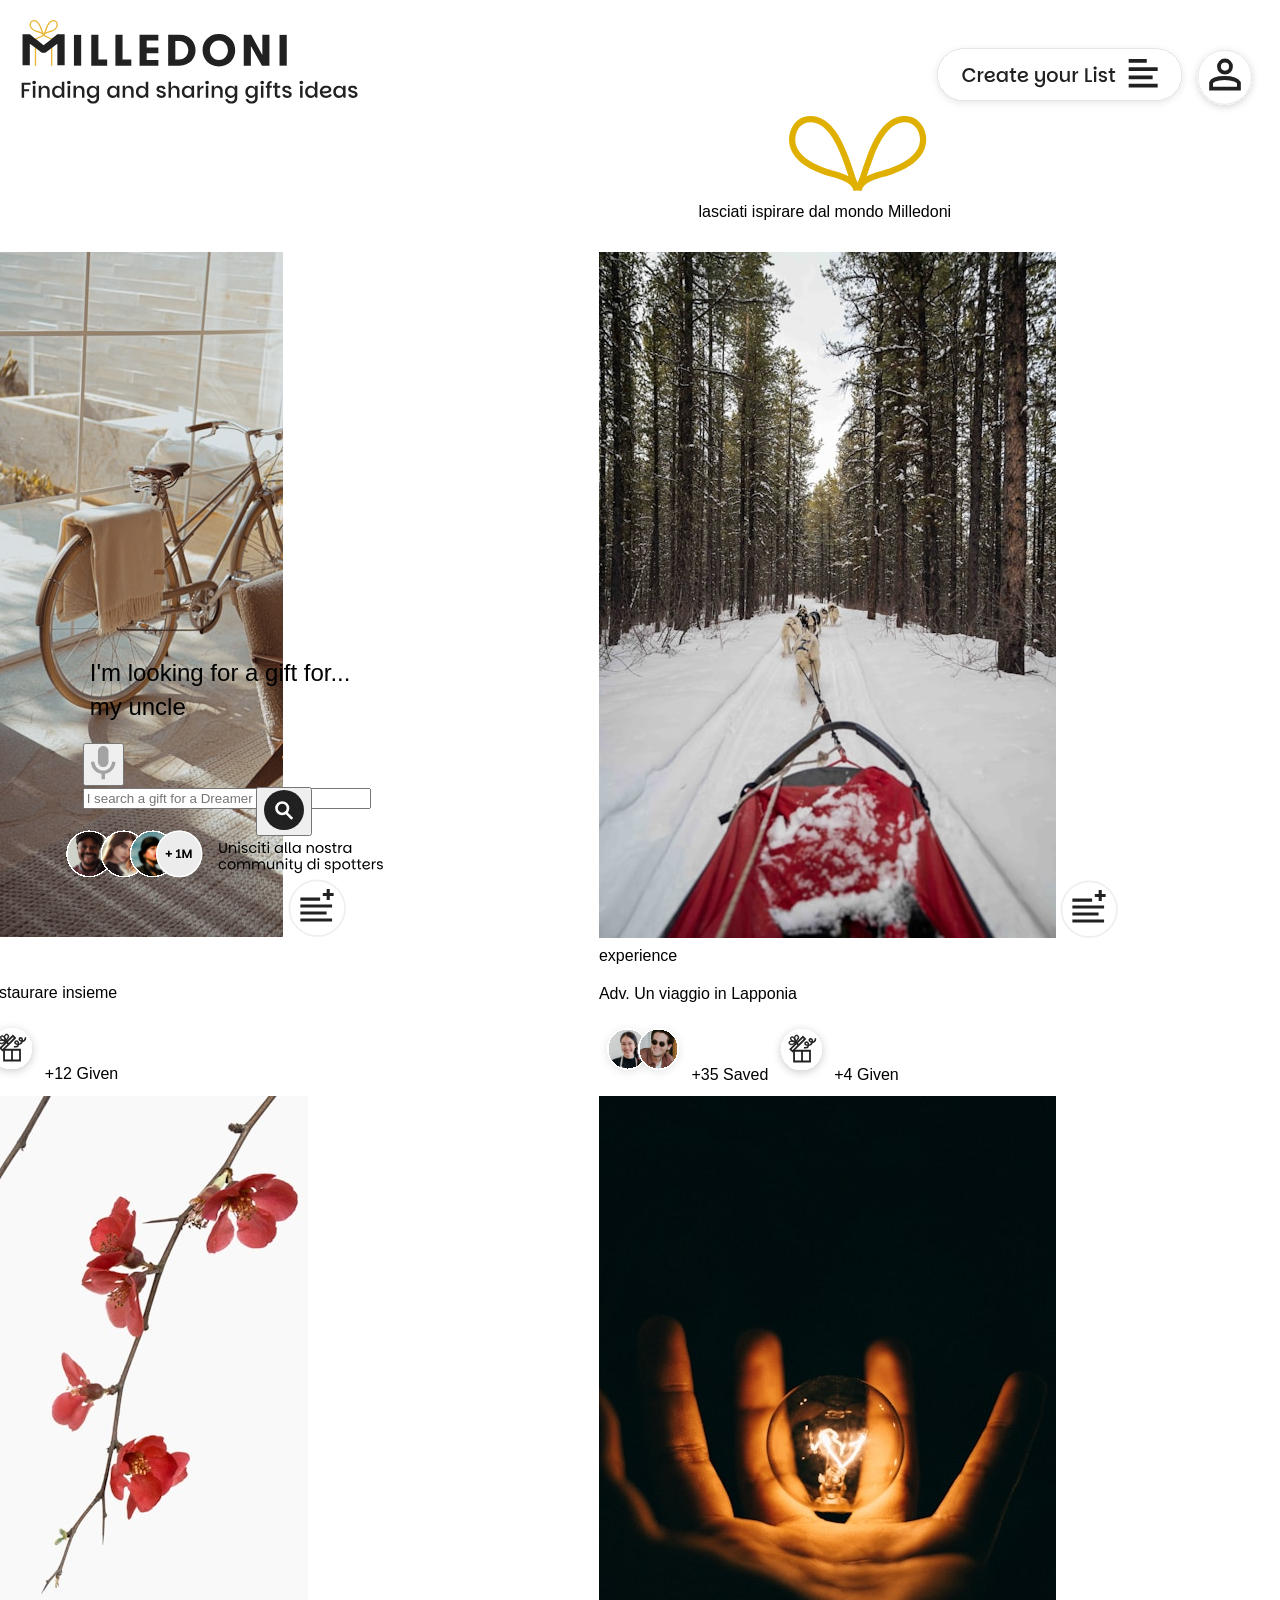
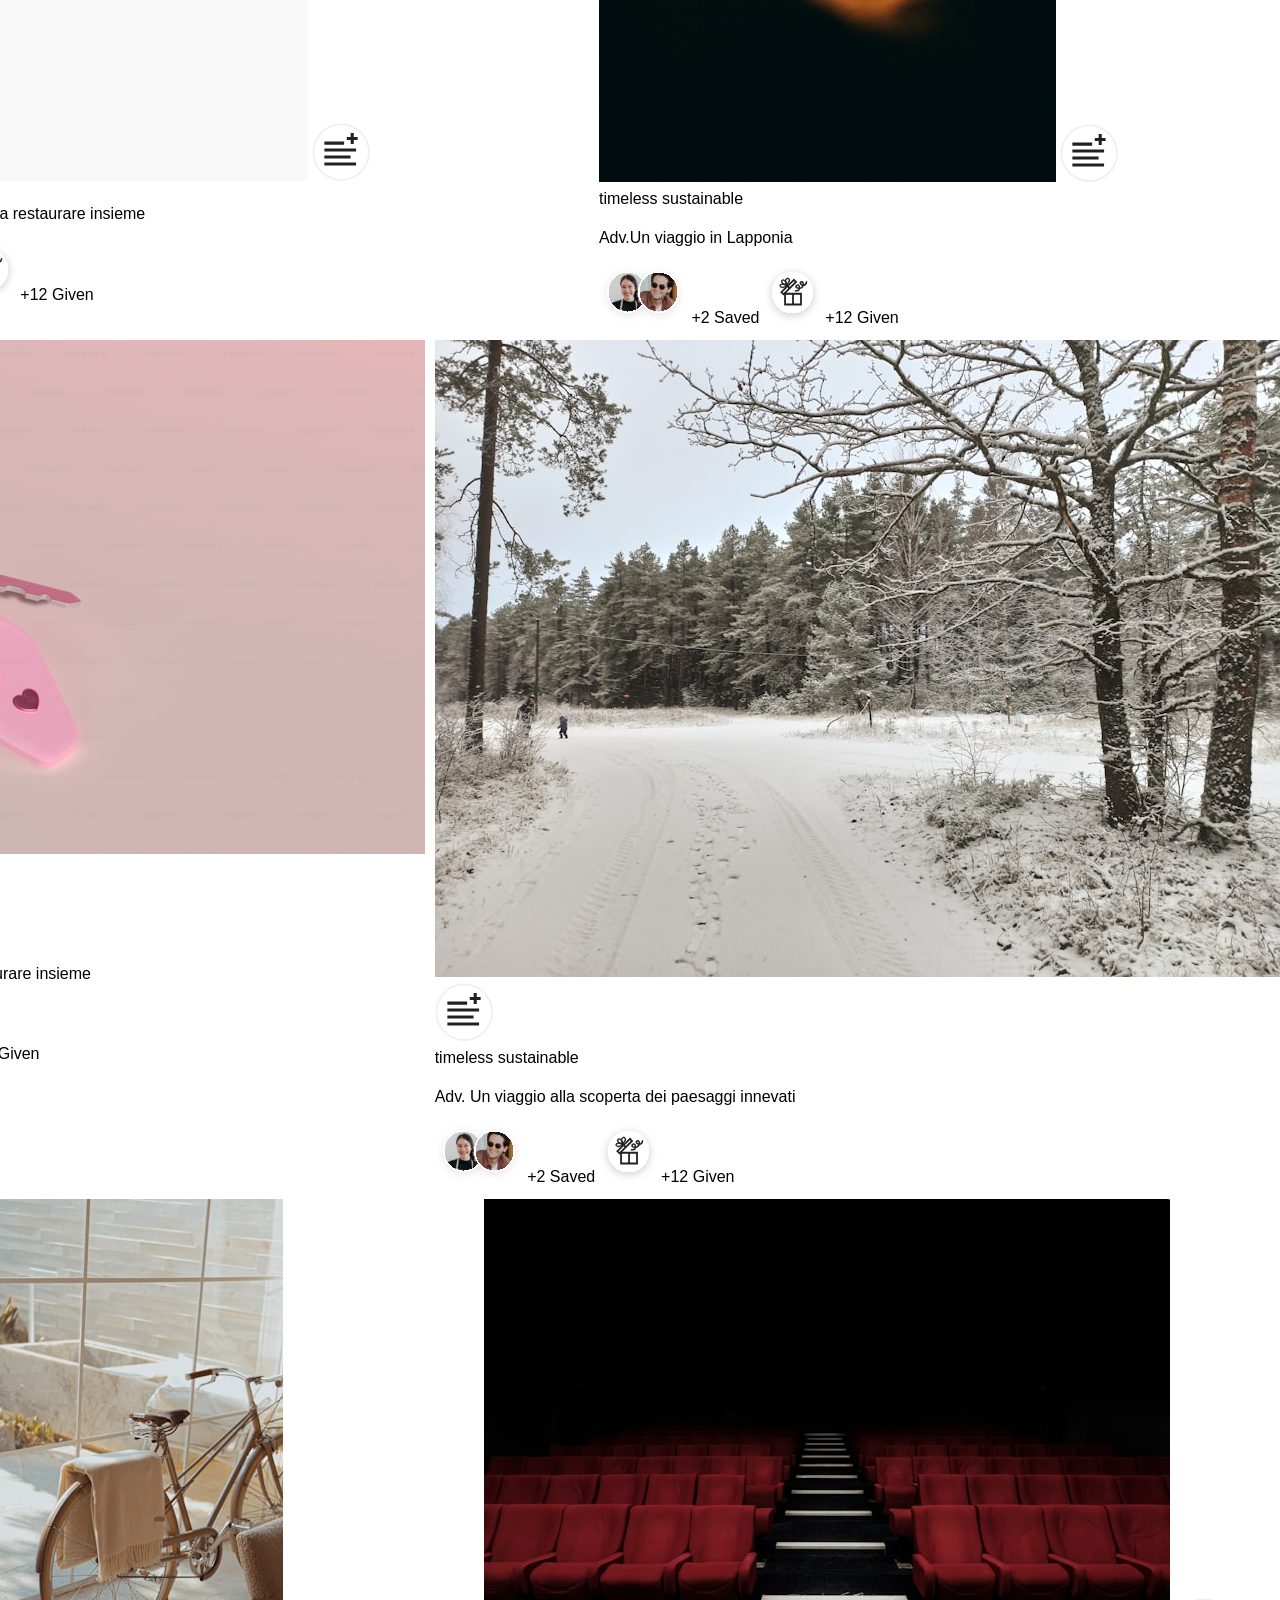
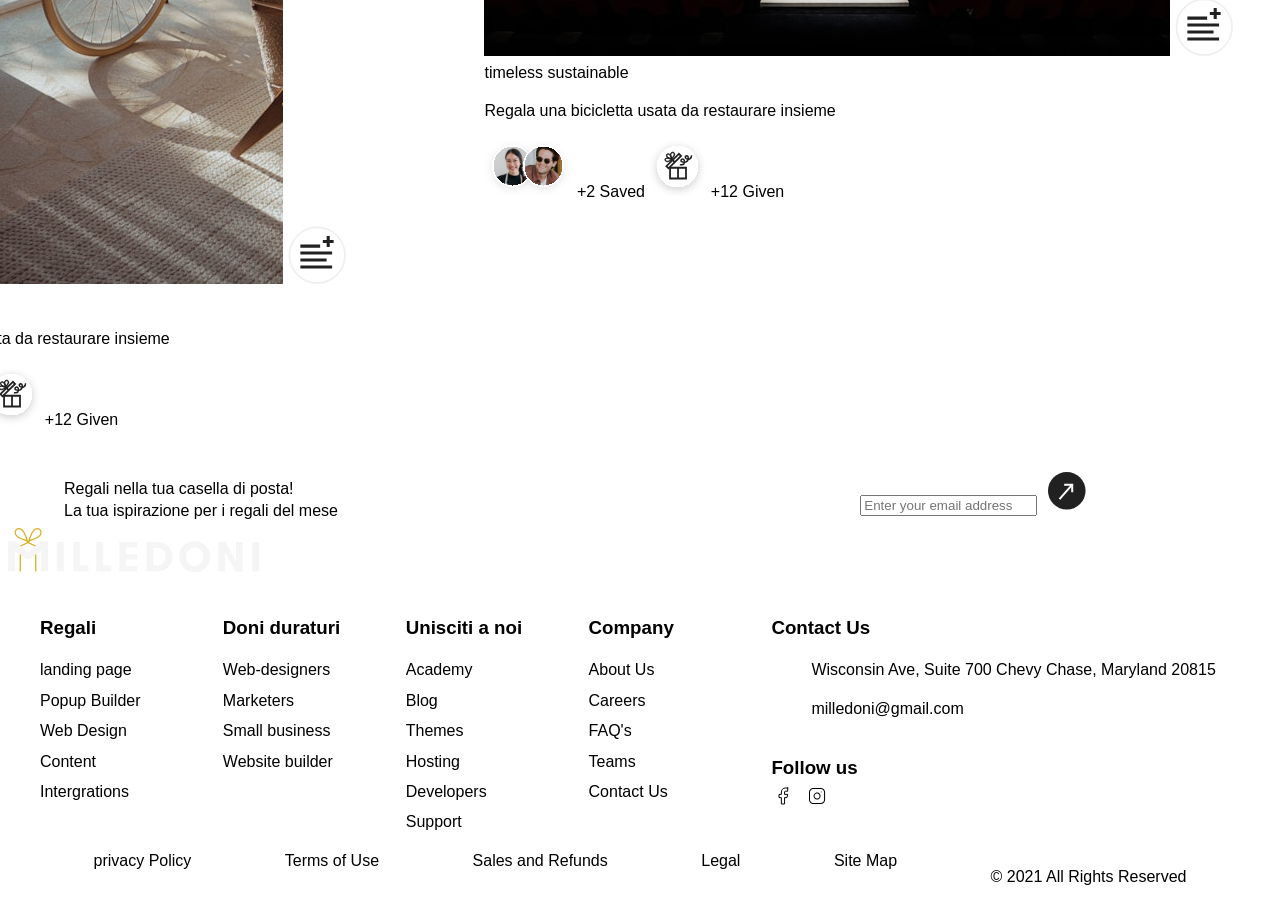
<file: index.html>
<!DOCTYPE html>
<html lang="en">
<head>
    <meta charset="UTF-8">
    <meta name="viewport" content="width=device-width, initial-scale=1.0">
    <title>Milledoni</title>
    <link rel="stylesheet" href="https://scar055.github.io/look-and-feel-styleguide/styleguide-milledoni.css">
    <link rel="stylesheet" href="style.css">
</head>

<body>
    <header>
        <a class="logo-small" href="index.html"><img src="./assets/icons/logoSmall.svg" alt="Milledoni" width="55"></a>
        <a class="logo" href="index.html"><img src="./assets/icons/LogoBig.svg" alt="" width="400"></a>
        <div class="icons">
            <a class="create-your-list-small" href=""><img src="./assets/icons/listSmall.svg" alt="my list" width="70"></a>
            <a class="create-your-list" href=""><img src="./assets/icons/createYourListBig.svg" alt="my list" width="260"></a>
            <a class="profile" href="contact.html"><img src="./assets/icons/profileIcon.svg" alt="my profile" width="70"></a>
        </div>
    </header>

    <main>
        <section class="main-section-search">
            
            <h1>I'm looking for a gift for... <span>my uncle</span></h1>

            <div class="secondary-search-bg">
                <button type="button" class="ai-button-primary">
                <svg width="25" height="34" viewBox="0 0 25 34" fill="none" xmlns="http://www.w3.org/2000/svg">
                    <path
                    d="M12.2278 0C13.6176 0 14.9505 0.552119 15.9333 1.5349C16.9161 2.51768 17.4682 3.85061 17.4682 5.24047V15.7214C17.4682 17.1113 16.9161 18.4442 15.9333 19.427C14.9505 20.4097 13.6176 20.9619 12.2278 20.9619C10.8379 20.9619 9.50496 20.4097 8.52218 19.427C7.5394 18.4442 6.98729 17.1113 6.98729 15.7214V5.24047C6.98729 3.85061 7.5394 2.51768 8.52218 1.5349C9.50496 0.552119 10.8379 0 12.2278 0ZM24.4555 15.7214C24.4555 21.8877 19.8963 26.9709 13.9746 27.8269V33.1896H10.4809V27.8269C4.5592 26.9709 0 21.8877 0 15.7214H3.49364C3.49364 18.0378 4.41384 20.2594 6.0518 21.8973C7.68977 23.5353 9.91132 24.4555 12.2278 24.4555C14.5442 24.4555 16.7657 23.5353 18.4037 21.8973C20.0417 20.2594 20.9619 18.0378 20.9619 15.7214H24.4555Z"
                    fill="#A3A3A3" />
                </svg>
                </button>
                <input class="secondary-search-input" type="search" placeholder="I search a gift for a Dreamer" />
                <button type="button" class="ai-button-secondary" popovertarget="chat">
                <svg width="40" height="40" viewBox="0 0 61 61" fill="none" xmlns="http://www.w3.org/2000/svg">
                    <circle cx="30.5" cy="30.5" r="30.5" fill="#212121" />
                    <path
                    d="M27.8115 19.043C32.6521 19.043 36.5761 22.967 36.5762 27.8076C36.5762 32.6482 32.6521 36.5723 27.8115 36.5723C22.9709 36.5722 19.0469 32.6482 19.0469 27.8076C19.0469 22.967 22.971 19.043 27.8115 19.043Z"
                    stroke="white" stroke-width="4" />
                    <path d="M34.0898 34.9844L43.0604 43.955" stroke="white" stroke-width="4" />
                </svg>
                </button>

                <img class="main-search-popover" src="./assets/icons/chatDummy.svg" alt="AI chat" popover id="chat">
            </div>

            <a class="users"><img src="./assets/icons/users.svg" alt="over 1 million users"></a>
        </section>

        <section class="background-grid"> <!--Grijze achtergrond--> 
        <h2>lasciati ispirare dal mondo Milledoni</h2>

            <div class="tie"> <svg width="138" height="75" viewBox="0 0 138 75" fill="none" xmlns="http://www.w3.org/2000/svg">
                    <path d="M64.7137 74.9916C62.9068 66.5706 52.0501 63.5409 42.4774 60.8685C39.1405 59.9363 35.988 59.0507 33.3507 57.9709C22.5248 53.5506 10.2533 48.5399 3.36407 36.5143C-1.12624 28.676 -1.11854 18.5148 3.37177 10.6376C7.42381 3.54496 14.2669 -0.409195 22.3633 0.0336073C37.2106 0.779381 49.1668 13.7061 58.9009 39.5441C61.592 46.691 64.1217 53.9701 66.4129 61.1715C66.8128 62.4222 67.4279 63.7972 68.0584 65.2188C69.3501 68.132 70.6803 71.154 70.9033 74.0671L64.706 74.9838L64.7137 74.9916ZM21.2331 6.34937C14.1285 6.34937 10.4071 11.026 8.81549 13.8149C5.417 19.7578 5.40932 27.4252 8.80012 33.337C14.6129 43.4827 25.3389 47.8563 35.7112 52.0979C38.0102 53.0379 40.9935 53.8691 44.1536 54.7547C49.1514 56.1453 54.7182 57.7067 59.5006 60.1926C57.4938 54.0556 55.3256 47.8874 53.042 41.8047C44.292 18.5692 34.1581 6.97862 22.0558 6.36491L21.2407 6.3416L21.2331 6.34937Z" fill="#E0B000"/>
                    <path d="M72.5189 74.9922L66.3217 74.0756C66.5446 71.1546 67.8825 68.1327 69.1742 65.2117C69.797 63.7979 70.4121 62.4306 70.812 61.1799C73.134 53.9086 75.6637 46.6296 78.324 39.5525C88.0582 13.7145 100.014 0.787811 114.862 0.0420376C122.92 -0.37746 129.809 3.55339 133.861 10.6615C138.351 18.5388 138.351 28.6844 133.861 36.5228C126.956 48.5639 114.692 53.5668 103.874 57.9793C101.237 59.0591 98.0845 59.9369 94.7475 60.8692C85.1748 63.5493 74.3181 66.579 72.5035 75L72.5189 74.9922ZM115.992 6.35004L115.177 6.37334C103.082 6.97928 92.9483 18.5776 84.1983 41.8131C81.9301 47.8337 79.7618 54.0096 77.7397 60.1933C82.5221 57.7074 88.0889 56.1459 93.0867 54.7554C96.2468 53.8698 99.2301 53.0385 101.529 52.0986C111.894 47.8647 122.612 43.4911 128.432 33.3377C131.823 27.4337 131.823 19.7662 128.425 13.8233C126.841 11.0267 123.104 6.35004 115.992 6.35004Z" fill="#E0B000"/>
                </svg>
            </div>
        <button class="ai-button" popovertarget="chat"><img src="./assets/icons/justSearch.svg" alt="chat with AI" height="50" width="50"></button>

                <!--grid met producten-->
            <div class="product-grid">

                <!-- Product 1 -->
                <article href="product.html" class="article-product" aria-label="Una bicicletta usata da restaurare insieme">
                    <a href="product.html" class="product-link-overlay"></a>
                    <div class="article-product-img">
                        <a><img src="assets/product-img/p1.jpg" alt="Una bicicletta usata da restaurare insieme"></a>
                        <a class="article-add-list" href="">
                            <svg aria-label="add to list" width="58" height="58" viewBox="0 0 75 75" fill="none" xmlns="http://www.w3.org/2000/svg">
                                <ellipse cx="37.7846" cy="37.7846" rx="34.7846" ry="34.7846" fill="white"/>
                                <path d="M37.7842 1.84766C57.6316 1.84766 73.7215 17.9369 73.7217 37.7842C73.7217 57.6317 57.6317 73.7217 37.7842 73.7217C17.9369 73.7215 1.84766 57.6316 1.84766 37.7842C1.84788 17.937 17.937 1.84787 37.7842 1.84766Z" stroke="#C9C9C9" stroke-opacity="0.3" stroke-width="2.30504"/>
                                <path d="M16 26H41.5507M16 35H57M16 44H49.8696M16 53H57" stroke="#212121" stroke-width="4"/>
                                <path d="M52 13V27M59 20H45" stroke="#212121" stroke-width="4"/>
                            </svg>
                        </a>
                        <div class="article-tags">
                            <span class="article-tag-timeless">timeless</span>
                            <span class="article-tag-sustainable">sustainable</span>
                        </div>
                    </div>

                    <div class="product-info">
                        <p class="product-title">Una bicicletta usata da restaurare insieme</p>
                        <div class="article-statistics">
                            <a><img src="assets/icons/saved icons.svg" alt="saved"></a>
                            <span>+2 Saved</span>
                            <a><img src="assets/icons/givenIcon.svg" alt="given"></a>
                            <span>+12 Given</span>
                        </div>
                    </div>
                </article>

                <!-- Product 2 -->
                <article class="article-product" tabindex="0" aria-label="Adv. Un viaggio in Lapponia">
                    <div class="article-product-img">
                        <a><img src="assets/product-img/p2.jpg" alt="Adv. Un viaggio in Lapponia"></a>
                        <a class="article-add-list" href="">
                            <svg aria-label="add to list" width="58" height="58" viewBox="0 0 75 75" fill="none" xmlns="http://www.w3.org/2000/svg">
                                <ellipse cx="37.7846" cy="37.7846" rx="34.7846" ry="34.7846" fill="white"/>
                                <path d="M37.7842 1.84766C57.6316 1.84766 73.7215 17.9369 73.7217 37.7842C73.7217 57.6317 57.6317 73.7217 37.7842 73.7217C17.9369 73.7215 1.84766 57.6316 1.84766 37.7842C1.84788 17.937 17.937 1.84787 37.7842 1.84766Z" stroke="#C9C9C9" stroke-opacity="0.3" stroke-width="2.30504"/>
                                <path d="M16 26H41.5507M16 35H57M16 44H49.8696M16 53H57" stroke="#212121" stroke-width="4"/>
                                <path d="M52 13V27M59 20H45" stroke="#212121" stroke-width="4"/>
                            </svg>
                        </a>
                        <div class="article-tags">
                            <span class="article-tag-experience">experience</span>
                        </div>
                    </div>

                    <div class="product-info">
                        <p class="product-title">Adv. Un viaggio in Lapponia</p>
                        <div class="article-statistics">
                            <a><img src="assets/icons/saved icons.svg" alt="saved"></a>
                            <span>+35 Saved</span>
                            <a><img src="assets/icons/givenIcon.svg" alt="given"></a>
                            <span>+4 Given</span>
                        </div>
                    </div>
                </article>

                <!-- Product 3 -->
                <article class="article-product" tabindex="0" aria-label="Una candela all’odore di libri vecchi">
                    <div class="article-product-img">
                        <a><img src="assets/product-img/p3.jpg" alt="Una candela all’odore di libri vecchi"></a>
                        <a class="article-add-list" href="">
                            <svg aria-label="add to list" width="58" height="58" viewBox="0 0 75 75" fill="none" xmlns="http://www.w3.org/2000/svg">
                                <ellipse cx="37.7846" cy="37.7846" rx="34.7846" ry="34.7846" fill="white"/>
                                <path d="M37.7842 1.84766C57.6316 1.84766 73.7215 17.9369 73.7217 37.7842C73.7217 57.6317 57.6317 73.7217 37.7842 73.7217C17.9369 73.7215 1.84766 57.6316 1.84766 37.7842C1.84788 17.937 17.937 1.84787 37.7842 1.84766Z" stroke="#C9C9C9" stroke-opacity="0.3" stroke-width="2.30504"/>
                                <path d="M16 26H41.5507M16 35H57M16 44H49.8696M16 53H57" stroke="#212121" stroke-width="4"/>
                                <path d="M52 13V27M59 20H45" stroke="#212121" stroke-width="4"/>
                            </svg>
                        </a>
                        <div class="article-tags">
                            <span class="article-tag-sustainable">sustainable</span>
                        </div>
                    </div>

                    <div class="product-info">
                        <p class="product-title">Una candela all’odore di libri vecchi</p>
                        <div class="article-statistics">
                            <a><img src="assets/icons/saved icons.svg" alt="saved"></a>
                            <span>+35 Saved</span>
                            <a><img src="assets/icons/givenIcon.svg" alt="given"></a>
                            <span>+12 Given</span>
                        </div>
                    </div>
                </article>

                <!-- Product 4 -->
                <article class="article-product" tabindex="0" aria-label="Regala una bicicletta usata da restaurare insieme">
                    <div class="article-product-img">
                        <a><img src="assets/product-img/p4.jpg" alt="Regala una bicicletta usata da restaurare insieme"></a>
                        <a class="article-add-list" href="">
                            <svg aria-label="add to list" width="58" height="58" viewBox="0 0 75 75" fill="none" xmlns="http://www.w3.org/2000/svg">
                                <ellipse cx="37.7846" cy="37.7846" rx="34.7846" ry="34.7846" fill="white"/>
                                <path d="M37.7842 1.84766C57.6316 1.84766 73.7215 17.9369 73.7217 37.7842C73.7217 57.6317 57.6317 73.7217 37.7842 73.7217C17.9369 73.7215 1.84766 57.6316 1.84766 37.7842C1.84788 17.937 17.937 1.84787 37.7842 1.84766Z" stroke="#C9C9C9" stroke-opacity="0.3" stroke-width="2.30504"/>
                                <path d="M16 26H41.5507M16 35H57M16 44H49.8696M16 53H57" stroke="#212121" stroke-width="4"/>
                                <path d="M52 13V27M59 20H45" stroke="#212121" stroke-width="4"/>
                            </svg>
                        </a>
                        <!-- <div class="article-tags">
                            <span class="article-tag-timeless">timeless</span>
                            <span class="article-tag-sustainable">sustainable</span>
                        </div> -->
                    </div>

                    <div class="product-info">
                        <p class="product-title">Regala una bicicletta usata da restaurare insieme</p>
                        <div class="article-statistics">
                            <a><img src="assets/icons/saved icons.svg" alt="saved"></a>
                            <span>+2 Saved</span>
                            <a><img src="assets/icons/givenIcon.svg" alt="given"></a>
                            <span>+12 Given</span>
                        </div>
                    </div>
                </article>                

                <!-- Product 5 -->
                <article class="article-product" tabindex="0" aria-label="Adv.Un viaggio in Lapponia">
                    <div class="article-product-img">
                        <a><img src="assets/product-img/p5.jpg" alt="Adv.Un viaggio in Lapponia"></a>
                        <a class="article-add-list" href="">
                            <svg aria-label="add to list" width="58" height="58" viewBox="0 0 75 75" fill="none" xmlns="http://www.w3.org/2000/svg">
                                <ellipse cx="37.7846" cy="37.7846" rx="34.7846" ry="34.7846" fill="white"/>
                                <path d="M37.7842 1.84766C57.6316 1.84766 73.7215 17.9369 73.7217 37.7842C73.7217 57.6317 57.6317 73.7217 37.7842 73.7217C17.9369 73.7215 1.84766 57.6316 1.84766 37.7842C1.84788 17.937 17.937 1.84787 37.7842 1.84766Z" stroke="#C9C9C9" stroke-opacity="0.3" stroke-width="2.30504"/>
                                <path d="M16 26H41.5507M16 35H57M16 44H49.8696M16 53H57" stroke="#212121" stroke-width="4"/>
                                <path d="M52 13V27M59 20H45" stroke="#212121" stroke-width="4"/>
                            </svg>
                        </a>
                        <div class="article-tags">
                            <span class="article-tag-timeless">timeless</span>
                            <span class="article-tag-sustainable">sustainable</span>
                        </div>
                    </div>

                    <div class="product-info">
                        <p class="product-title">Adv.Un viaggio in Lapponia</p>
                        <div class="article-statistics">
                            <a><img src="assets/icons/saved icons.svg" alt="saved"></a>
                            <span>+2 Saved</span>
                            <a><img src="assets/icons/givenIcon.svg" alt="given"></a>
                            <span>+12 Given</span>
                        </div>
                    </div>
                </article>

                <!-- Product 6 -->
                <article class="article-product" tabindex="0" aria-label="Una candela all'odore di libri vecchi">
                    <div class="article-product-img">
                        <a><img src="assets/product-img/p6.jpg" alt="Una candela all'odore di libri vecchi"></a>
                        <a class="article-add-list" href="">
                            <svg aria-label="add to list" width="58" height="58" viewBox="0 0 75 75" fill="none" xmlns="http://www.w3.org/2000/svg">
                                <ellipse cx="37.7846" cy="37.7846" rx="34.7846" ry="34.7846" fill="white"/>
                                <path d="M37.7842 1.84766C57.6316 1.84766 73.7215 17.9369 73.7217 37.7842C73.7217 57.6317 57.6317 73.7217 37.7842 73.7217C17.9369 73.7215 1.84766 57.6316 1.84766 37.7842C1.84788 17.937 17.937 1.84787 37.7842 1.84766Z" stroke="#C9C9C9" stroke-opacity="0.3" stroke-width="2.30504"/>
                                <path d="M16 26H41.5507M16 35H57M16 44H49.8696M16 53H57" stroke="#212121" stroke-width="4"/>
                                <path d="M52 13V27M59 20H45" stroke="#212121" stroke-width="4"/>
                            </svg>
                        </a>
                        <div class="article-tags">
                            <span class="article-tag-timeless">timeless</span>
                            <span class="article-tag-sustainable">sustainable</span>
                        </div>
                    </div>

                    <div class="product-info">
                        <p class="product-title">Una candela all'odore di libri vecchi</p>
                        <div class="article-statistics">
                            <a><img src="assets/icons/saved icons.svg" alt="saved"></a>
                            <span>+2 Saved</span>
                            <a><img src="assets/icons/givenIcon.svg" alt="given"></a>
                            <span>+12 Given</span>
                        </div>
                    </div>
                </article>

                <!-- Product 7 -->
                <article class="article-product" tabindex="0" aria-label="Regala una bicicletta usata da restaurare insieme">
                    <div class="article-product-img">
                        <a><img src="assets/product-img/p7.jpg" alt="Regala una bicicletta usata da restaurare insieme"></a>
                        <a class="article-add-list" href="">
                            <svg aria-label="add to list" width="58" height="58" viewBox="0 0 75 75" fill="none" xmlns="http://www.w3.org/2000/svg">
                                <ellipse cx="37.7846" cy="37.7846" rx="34.7846" ry="34.7846" fill="white"/>
                                <path d="M37.7842 1.84766C57.6316 1.84766 73.7215 17.9369 73.7217 37.7842C73.7217 57.6317 57.6317 73.7217 37.7842 73.7217C17.9369 73.7215 1.84766 57.6316 1.84766 37.7842C1.84788 17.937 17.937 1.84787 37.7842 1.84766Z" stroke="#C9C9C9" stroke-opacity="0.3" stroke-width="2.30504"/>
                                <path d="M16 26H41.5507M16 35H57M16 44H49.8696M16 53H57" stroke="#212121" stroke-width="4"/>
                                <path d="M52 13V27M59 20H45" stroke="#212121" stroke-width="4"/>
                            </svg>
                        </a>
                        <div class="article-tags">
                            <span class="article-tag-digital">digital</span>
                            <span class="article-tag-sustainable">sustainable</span>
                        </div>
                    </div>

                    <div class="product-info">
                        <p class="product-title">Regala una bicicletta usata da restaurare insieme</p>
                        <div class="article-statistics">
                            <a><img src="assets/icons/saved icons.svg" alt="saved"></a>
                            <span>+2 Saved</span>
                            <a><img src="assets/icons/givenIcon.svg" alt="given"></a>
                            <span>+12 Given</span>
                        </div>
                    </div>
                </article>

                <!-- Product 8 -->
                <article class="article-product" tabindex="0" aria-label="Adv. Un viaggio alla scoperta dei paesaggi innevati">
                    <div class="article-product-img">
                        <a><img src="assets/product-img/p8.jpg" alt="Adv. Un viaggio alla scoperta dei paesaggi innevati"></a>
                        <a class="article-add-list" href="">
                            <svg aria-label="add to list" width="58" height="58" viewBox="0 0 75 75" fill="none" xmlns="http://www.w3.org/2000/svg">
                                <ellipse cx="37.7846" cy="37.7846" rx="34.7846" ry="34.7846" fill="white"/>
                                <path d="M37.7842 1.84766C57.6316 1.84766 73.7215 17.9369 73.7217 37.7842C73.7217 57.6317 57.6317 73.7217 37.7842 73.7217C17.9369 73.7215 1.84766 57.6316 1.84766 37.7842C1.84788 17.937 17.937 1.84787 37.7842 1.84766Z" stroke="#C9C9C9" stroke-opacity="0.3" stroke-width="2.30504"/>
                                <path d="M16 26H41.5507M16 35H57M16 44H49.8696M16 53H57" stroke="#212121" stroke-width="4"/>
                                <path d="M52 13V27M59 20H45" stroke="#212121" stroke-width="4"/>
                            </svg>
                        </a>
                        <div class="article-tags">
                            <span class="article-tag-timeless">timeless</span>
                            <span class="article-tag-sustainable">sustainable</span>
                        </div>
                    </div>

                    <div class="product-info">
                        <p class="product-title">Adv. Un viaggio alla scoperta dei paesaggi innevati</p>
                        <div class="article-statistics">
                            <a><img src="assets/icons/saved icons.svg" alt="saved"></a>
                            <span>+2 Saved</span>
                            <a><img src="assets/icons/givenIcon.svg" alt="given"></a>
                            <span>+12 Given</span>
                        </div>
                    </div>
                </article>

                <!-- Product 9 -->
                <article class="article-product" tabindex="0" aria-label="Una pianta tropicale">
                    <div class="article-product-img">
                        <a><img src="assets/product-img/p9.jpg" alt="Una pianta tropicale"></a>
                        <a class="article-add-list" href="">
                            <svg aria-label="add to list" width="58" height="58" viewBox="0 0 75 75" fill="none" xmlns="http://www.w3.org/2000/svg">
                                <ellipse cx="37.7846" cy="37.7846" rx="34.7846" ry="34.7846" fill="white"/>
                                <path d="M37.7842 1.84766C57.6316 1.84766 73.7215 17.9369 73.7217 37.7842C73.7217 57.6317 57.6317 73.7217 37.7842 73.7217C17.9369 73.7215 1.84766 57.6316 1.84766 37.7842C1.84788 17.937 17.937 1.84787 37.7842 1.84766Z" stroke="#C9C9C9" stroke-opacity="0.3" stroke-width="2.30504"/>
                                <path d="M16 26H41.5507M16 35H57M16 44H49.8696M16 53H57" stroke="#212121" stroke-width="4"/>
                                <path d="M52 13V27M59 20H45" stroke="#212121" stroke-width="4"/>
                            </svg>
                        </a>
                        <div class="article-tags">
                            <span class="article-tag-timeless">timeless</span>
                            <span class="article-tag-sustainable">sustainable</span>
                        </div>
                    </div>

                    <div class="product-info">
                        <p class="product-title">Una pianta tropicale</p>
                        <div class="article-statistics">
                            <a><img src="assets/icons/saved icons.svg" alt="saved"></a>
                            <span>+2 Saved</span>
                            <a><img src="assets/icons/givenIcon.svg" alt="given"></a>
                            <span>+12 Given</span>
                        </div>
                    </div>
                </article>

                <!-- Product 10 -->
                <article class="article-product" tabindex="0" aria-label="Regala una bicicletta usata da restaurare insieme">
                    <div class="article-product-img">
                        <a><img src="assets/product-img/p10.jpg" alt="Regala una bicicletta usata da restaurare insieme"></a>
                        <a class="article-add-list" href="">
                            <svg aria-label="add to list" width="58" height="58" viewBox="0 0 75 75" fill="none" xmlns="http://www.w3.org/2000/svg">
                                <ellipse cx="37.7846" cy="37.7846" rx="34.7846" ry="34.7846" fill="white"/>
                                <path d="M37.7842 1.84766C57.6316 1.84766 73.7215 17.9369 73.7217 37.7842C73.7217 57.6317 57.6317 73.7217 37.7842 73.7217C17.9369 73.7215 1.84766 57.6316 1.84766 37.7842C1.84788 17.937 17.937 1.84787 37.7842 1.84766Z" stroke="#C9C9C9" stroke-opacity="0.3" stroke-width="2.30504"/>
                                <path d="M16 26H41.5507M16 35H57M16 44H49.8696M16 53H57" stroke="#212121" stroke-width="4"/>
                                <path d="M52 13V27M59 20H45" stroke="#212121" stroke-width="4"/>
                            </svg>
                        </a>
                        <div class="article-tags">
                            <span class="article-tag-timeless">timeless</span>
                            <span class="article-tag-sustainable">sustainable</span>
                        </div>
                    </div>

                    <div class="product-info">
                        <p class="product-title">Regala una bicicletta usata da restaurare insieme</p>
                        <div class="article-statistics">
                            <a><img src="assets/icons/saved icons.svg" alt="saved"></a>
                            <span>+2 Saved</span>
                            <a><img src="assets/icons/givenIcon.svg" alt="given"></a>
                            <span>+12 Given</span>
                        </div>
                    </div>
                </article>

                <!-- Product 11 -->
                <article class="article-product" tabindex="0" aria-label="Regala una bicicletta usata da restaurare insieme">
                    <div class="article-product-img">
                        <a><img src="assets/product-img/p11.jpg" alt="Regala una bicicletta usata da restaurare insieme"></a>
                        <a class="article-add-list" href="">
                            <svg aria-label="add to list" width="58" height="58" viewBox="0 0 75 75" fill="none" xmlns="http://www.w3.org/2000/svg">
                                <ellipse cx="37.7846" cy="37.7846" rx="34.7846" ry="34.7846" fill="white"/>
                                <path d="M37.7842 1.84766C57.6316 1.84766 73.7215 17.9369 73.7217 37.7842C73.7217 57.6317 57.6317 73.7217 37.7842 73.7217C17.9369 73.7215 1.84766 57.6316 1.84766 37.7842C1.84788 17.937 17.937 1.84787 37.7842 1.84766Z" stroke="#C9C9C9" stroke-opacity="0.3" stroke-width="2.30504"/>
                                <path d="M16 26H41.5507M16 35H57M16 44H49.8696M16 53H57" stroke="#212121" stroke-width="4"/>
                                <path d="M52 13V27M59 20H45" stroke="#212121" stroke-width="4"/>
                            </svg>
                        </a>
                        <div class="article-tags">
                            <span class="article-tag-timeless">timeless</span>
                            <span class="article-tag-sustainable">sustainable</span>
                        </div>
                    </div>

                    <div class="product-info">
                        <p class="product-title">Regala una bicicletta usata da restaurare insieme</p>
                        <div class="article-statistics">
                            <a><img src="assets/icons/saved icons.svg" alt="saved"></a>
                            <span>+2 Saved</span>
                            <a><img src="assets/icons/givenIcon.svg" alt="given"></a>
                            <span>+12 Given</span>
                        </div>
                    </div>
                </article>
            </div>

        </section>
    </main>

    <footer>
        <form>
            <div class="footer-email-text">
            <p>Regali nella tua casella di posta!</p>
            <p>La tua ispirazione per i regali del mese</p>
            </div>
            <label class="footer-form-email">
                <!-- enter your email address -->
                <div class="primary-color-bg">
                    <input type="search" placeholder="Enter your email address" class="footer-input primary-bg primary-text" />
                    <button type="button" class="send-button button">
                    <svg width="38" height="38" viewBox="0 0 38 38" fill="none" xmlns="http://www.w3.org/2000/svg">
                        <circle cx="18.7812" cy="18.7812" r="18.7812" fill="#212121" />
                        <path d="M11.5352 27.1069L24.2242 12.6875" stroke="white" stroke-width="2" />
                        <path d="M16.1484 12.6875H24.2233V20.1856" stroke="white" stroke-width="2" />
                    </svg>
                    </button>
                </div>
            </label>
        </form>
        
        <div class="logo-footer">
         <svg width="252" height="46" viewBox="0 0 252 46" fill="none" xmlns="http://www.w3.org/2000/svg">
                <path d="M48.8945 15.0898H55.7628V44.4101H48.8945V15.0898Z" fill="#F6F5F5"/>
                <path d="M80.4751 38.5486V44.4101H65.3555V15.0898H72.1391V38.5486H80.4751Z" fill="#F6F5F5"/>
                <path d="M103.44 38.5486V44.4101H88.3203V15.0898H95.1039V38.5486H103.44Z" fill="#F6F5F5"/>
                <path d="M118.068 20.5343V27.1924H129.167V32.5114H118.068V38.9626H129.167V44.407H111.281V15.0898H129.167V20.5343H118.068Z" fill="#F6F5F5"/>
                <path d="M149.267 15.0898C158.983 15.0898 164.512 22.2529 164.512 29.7516C164.512 37.2502 159.027 44.4101 149.267 44.4101H138.504V15.0898H149.267ZM145.287 20.9545V38.5454H148.932C154.42 38.5454 157.603 34.2739 157.603 29.7484C157.603 25.2229 154.42 20.9545 148.932 20.9545H145.287Z" fill="#F6F5F5"/>
                <path d="M171.18 29.7542C171.18 21.713 176.96 14.3398 186.72 14.3398C196.479 14.3398 202.215 21.713 202.215 29.7542C202.215 37.7954 196.435 45.1686 186.72 45.1686C177.004 45.1686 171.18 37.7954 171.18 29.7542ZM195.306 29.7542C195.306 24.937 192.039 20.4586 186.72 20.4586C181.401 20.4586 178.133 24.9402 178.133 29.7542C178.133 34.5683 181.357 39.0531 186.72 39.0531C192.082 39.0531 195.306 34.5714 195.306 29.7542Z" fill="#F6F5F5"/>
                <path d="M228.031 34.1893V15.0898H234.777V44.4101H227.695L217.139 25.5647V44.4101H210.355V15.0898H217.434L228.031 34.1893Z" fill="#F6F5F5"/>
                <path d="M244.375 15.0898H251.243V44.4101H244.375V15.0898Z" fill="#F6F5F5"/>
                <path d="M20.2335 14.9688L20.0191 15.4295L19.8046 14.9688L11.6953 18.8029V44.3973H12.9291V19.5948L20.0191 16.2412L27.1105 19.5948V44.3973H28.3428V18.8029L20.2335 14.9688Z" fill="#D6AE21"/>
                <path d="M19.3661 15.6621C19.0112 14.0082 16.879 13.4131 14.9989 12.8883C14.3435 12.7052 13.7243 12.5313 13.2064 12.3192C11.0801 11.451 8.66998 10.4669 7.31692 8.10508C6.43502 6.56561 6.43653 4.56994 7.31844 3.02283C8.11426 1.62983 9.45827 0.853227 11.0484 0.940194C13.9644 1.08667 16.3127 3.6255 18.2245 8.70012C18.753 10.1038 19.2498 11.5334 19.6998 12.9478C19.7784 13.1934 19.8992 13.4635 20.023 13.7427C20.2767 14.3149 20.538 14.9084 20.5818 15.4805L19.3646 15.6606L19.3661 15.6621ZM10.8264 2.18062C9.43108 2.18062 8.70019 3.09912 8.38759 3.64686C7.72012 4.81406 7.71861 6.31996 8.38457 7.48105C9.52622 9.47367 11.6328 10.3327 13.67 11.1657C14.1215 11.3503 14.7074 11.5136 15.3281 11.6875C16.3096 11.9606 17.403 12.2673 18.3423 12.7555C17.9481 11.5502 17.5223 10.3388 17.0738 9.14412C15.3553 4.58062 13.3649 2.30421 10.988 2.18368L10.8279 2.1791L10.8264 2.18062Z" fill="#D6AE21"/>
                <path d="M20.9007 15.6639L19.6836 15.4838C19.7274 14.9101 19.9901 14.3166 20.2438 13.7429C20.3662 13.4653 20.487 13.1967 20.5655 12.9511C21.0216 11.523 21.5184 10.0934 22.0409 8.70341C23.9527 3.62879 26.3009 1.08996 29.2169 0.943485C30.7995 0.861095 32.1526 1.63312 32.9484 3.02918C33.8303 4.57628 33.8303 6.5689 32.9484 8.10837C31.5923 10.4733 29.1837 11.4559 27.059 12.3225C26.541 12.5346 25.9219 12.707 25.2665 12.89C23.3864 13.4164 21.2541 14.0115 20.8977 15.6654L20.9007 15.6639ZM29.4389 2.18239L29.2789 2.18697C26.9034 2.30597 24.9131 4.58391 23.1946 9.1474C22.7491 10.3299 22.3233 11.5428 21.9261 12.7573C22.8654 12.2691 23.9587 11.9624 24.9403 11.6893C25.561 11.5154 26.1469 11.3521 26.5984 11.1675C28.634 10.336 30.7391 9.47696 31.8823 7.48282C32.5482 6.32325 32.5482 4.81735 31.8808 3.65015C31.5697 3.10089 30.8358 2.18239 29.4389 2.18239Z" fill="#D6AE21"/>
                <path d="M33.0708 14.5781L27.7895 18.7909L26.7418 19.6325L20.0252 24.9881L13.2322 19.599L12.1749 18.7574L6.9079 14.5781H0V43.9671H6.9366V23.5153L10.9455 26.504L12.1988 27.4364L18.3605 32.0269H21.6948L27.7177 27.5368L28.9663 26.6092L33.1187 23.5153V43.9671H40.0505V14.5781H33.0708Z" fill="#F6F5F5"/>
            </svg>    
        </div>
            
        <nav class="footer-middle">

            <ul>
                <h3 class="regali">Regali</h3>
                <li>
                    <a href="" target="_blank">landing page</a>
                </li>
                <li>
                    <a href="" target="_blank">Popup Builder</a>
                </li>
                <li>
                    <a href="" target="_blank">Web Design</a>
                </li>
                <li>
                    <a href="" target="_blank">Content</a>
                </li>
                <li>
                    <a href="" target="_blank">Intergrations</a>
                </li>
            </ul>

            <ul>
                <h3>Doni duraturi</h3>
                <li>
                    <a href="" target="_blank">Web-designers</a>
                </li>
                <li>
                    <a href="" target="_blank">Marketers</a>
                </li>
                <li>
                    <a href="" target="_blank">Small business</a>
                </li>
                <li>
                    <a href="" target="_blank">Website builder</a>
                </li>
            </ul>

            <ul>
                <h3>Unisciti a noi</h3>
                <li>
                    <a href="" target="_blank">Academy</a>
                </li>
                <li>
                    <a href="" target="_blank">Blog</a>
                </li>
                <li>
                    <a href="" target="_blank">Themes</a>
                </li>
                <li>
                    <a href="" target="_blank">Hosting</a>
                </li>
                <li>
                    <a href="" target="_blank">Developers</a>
                </li>
                <li>
                    <a href="" target="_blank">Support</a>
                </li>
            </ul>

            <ul>
                <h3>Company</h3>
                <li aria-label="About us">
                    <a href="" target="_blank">About Us</a>
                </li>
                <li>
                    <a href="" target="_blank">Careers</a>
                </li>
                <li>
                    <a href="" target="_blank">FAQ's</a>
                </li>
                <li>
                    <a href="" target="_blank">Teams</a>
                </li>
                <li>
                    <a href="" target="_blank">Contact Us</a>
                </li>
            </ul>

            <ul class="contact-us">
                <!-- <div class="location"> -->
                    <h3>Contact Us</h3>
                    <li>
                        <svg width="30" height="30" viewBox="0 0 30 30" fill="none" xmlns="http://www.w3.org/2000/svg">
    <path d="M25.8031 12.3977C25.8031 20.7977 15.0031 27.9977 15.0031 27.9977C15.0031 27.9977 4.20312 20.7977 4.20312 12.3977C4.20313 9.53332 5.34098 6.7863 7.36637 4.7609C9.39176 2.73551 12.1388 1.59766 15.0031 1.59766C17.8675 1.59766 20.6145 2.73551 22.6399 4.7609C24.6653 6.7863 25.8031 9.53332 25.8031 12.3977Z" stroke="white" stroke-linecap="round" stroke-linejoin="round"/>
    <path d="M15.0023 15.9969C16.9906 15.9969 18.6023 14.3851 18.6023 12.3969C18.6023 10.4086 16.9906 8.79688 15.0023 8.79688C13.0141 8.79688 11.4023 10.4086 11.4023 12.3969C11.4023 14.3851 13.0141 15.9969 15.0023 15.9969Z" stroke="white" stroke-linecap="round" stroke-linejoin="round"/>
                        </svg>
                        <p>Wisconsin Ave, Suite 700 Chevy Chase, Maryland 20815</p>
                    </li>
                    <!-- <div class="email"> -->
                    <li>
                        <svg width="30" height="29" viewBox="0 0 30 29" fill="none" xmlns="http://www.w3.org/2000/svg">
    <path d="M5.4 4.80078H24.6C25.92 4.80078 27 5.88078 27 7.20078V21.6008C27 22.9208 25.92 24.0008 24.6 24.0008H5.4C4.08 24.0008 3 22.9208 3 21.6008V7.20078C3 5.88078 4.08 4.80078 5.4 4.80078Z" stroke="white" stroke-linecap="round" stroke-linejoin="round"/>
    <path d="M27 7.19922L15 15.5992L3 7.19922" stroke="white" stroke-linecap="round" stroke-linejoin="round"/>
                        </svg>
                        <p>milledoni@gmail.com</p>
                    </li>
                <!-- </div> -->
                
                <h3>Follow us</h3>
                <li class="socials-footer">
                    <svg width="24" height="24" viewBox="0 0 24 24" fill="none" xmlns="http://www.w3.org/2000/svg">
    <circle cx="12" cy="12" r="12" fill="white"/>
    <path d="M16.7273 4H14.3471C13.295 4 12.286 4.42143 11.5421 5.17157C10.7981 5.92172 10.3802 6.93913 10.3802 8V10.4H8V13.6H10.3802V20H13.5537V13.6H15.9339L16.7273 10.4H13.5537V8C13.5537 7.78783 13.6373 7.58434 13.7861 7.43431C13.9349 7.28429 14.1367 7.2 14.3471 7.2H16.7273V4Z" stroke="black" stroke-linecap="round" stroke-linejoin="round"/>
                    </svg>
                    <svg width="24" height="24" viewBox="0 0 24 24" fill="none" xmlns="http://www.w3.org/2000/svg">
    <circle cx="12" cy="12" r="12" fill="white"/>
    <path d="M15.8027 4C18.1595 4.00016 20.0703 5.91081 20.0703 8.26758V15.8027C20.0702 18.1594 18.1594 20.0702 15.8027 20.0703H8.26758C5.91081 20.0703 4.00016 18.1595 4 15.8027V8.26758C4 5.91071 5.91071 4 8.26758 4H15.8027ZM8.26758 5C6.463 5 5 6.463 5 8.26758V15.8027C5.00016 17.6072 6.4631 19.0703 8.26758 19.0703H15.8027C17.6071 19.0702 19.0702 17.6071 19.0703 15.8027V8.26758C19.0703 6.4631 17.6072 5.00016 15.8027 5H8.26758ZM10.4492 8.88281C11.1052 8.54246 11.852 8.41799 12.583 8.52637C13.3288 8.63696 14.0196 8.98448 14.5527 9.51758C15.0857 10.0507 15.4334 10.7416 15.5439 11.4873C15.6522 12.2182 15.5269 12.9652 15.1865 13.6211C14.8461 14.2769 14.3075 14.8084 13.6475 15.1406C12.9874 15.4729 12.2394 15.589 11.5098 15.4717C10.7801 15.3543 10.1056 15.0098 9.58301 14.4873C9.0604 13.9647 8.71607 13.2902 8.59863 12.5605C8.48124 11.831 8.59658 11.0829 8.92871 10.4229C9.26101 9.76264 9.79316 9.22323 10.4492 8.88281ZM12.4365 9.51562C11.9136 9.43808 11.3794 9.52711 10.9102 9.77051C10.4408 10.014 10.06 10.3997 9.82227 10.8721C9.58458 11.3443 9.502 11.8794 9.58594 12.4014C9.66995 12.9234 9.91615 13.4064 10.29 13.7803C10.6638 14.154 11.1461 14.4003 11.668 14.4844C12.19 14.5684 12.7259 14.4858 13.1982 14.248C13.6704 14.0103 14.0553 13.6294 14.2988 13.1602C14.5423 12.6909 14.6322 12.1567 14.5547 11.6338C14.4756 11.1003 14.227 10.606 13.8457 10.2246C13.4643 9.84324 12.97 9.59476 12.4365 9.51562ZM16.2881 7.40039C16.5159 7.44696 16.6874 7.64901 16.6875 7.89062C16.6875 8.13229 16.516 8.33428 16.2881 8.38086L16.1875 8.39062H16.1787C15.9028 8.39037 15.6787 8.16661 15.6787 7.89062C15.6788 7.61469 15.9028 7.39088 16.1787 7.39062H16.1875L16.2881 7.40039Z" fill="black"/>
                    </svg>
                </li>
            </ul>
        </nav>

        <!--Alleen bij klein scherm-->
        <nav class="footer-middle-phone">
            <details>
                <summary>regali</summary>
                <ul>
                    <li>
                        <a href="" target="_blank">landing page</a>
                      </li>
                    <li>
                        <a href="" target="_blank">Popup Builder</a>
                    </li>
                    <li>
                        <a href="" target="_blank">Web Design</a>
                    </li>
                    <li>
                        <a href="" target="_blank">Content</a>
                    </li>
                    <li>
                        <a href="" target="_blank">Intergrations</a>
                    </li>
                </ul>
            </details>
            <details>
                <summary>Doni duraturi</summary>
                    <ul>
                        <li>
                            <a href="" target="_blank">Web-designers</a>
                        </li>
                        <li>
                            <a href="" target="_blank">Marketers</a>
                        </li>
                        <li>
                            <a href="" target="_blank">Small business</a>
                        </li>
                        <li>
                            <a href="" target="_blank">Website builder</a>
                        </li>
                    </ul>
            </details>
            <details>
                <summary>Unisciti a noi</summary>
                    <ul>
                        <li>
                            <a href="" target="_blank">Academy</a>
                        </li>
                        <li>
                            <a href="" target="_blank">Blog</a>
                        </li>
                        <li>
                            <a href="" target="_blank">Themes</a>
                        </li>
                        <li>
                            <a href="" target="_blank">Hosting</a>
                        </li>
                        <li>
                            <a href="" target="_blank">Developers</a>
                        </li>
                        <li>
                            <a href="" target="_blank">Support</a>
                        </li>
                    </ul>
            </details>
            <details>
                <summary>Company</summary>
                    <ul>
                        <li>
                            <a href="" target="_blank">About Us</a>
                        </li>
                        <li>
                            <a href="" target="_blank">Careers</a>
                        </li>
                        <li>
                            <a href="" target="_blank">FAQ's</a>
                        </li>
                        <li>
                            <a href="" target="_blank">Teams</a>
                        </li>
                        <li>
                            <a href="" target="_blank">Contact Us</a>
                        </li>
                    </ul>
            </details>            
        </nav>

        <div class="footer-bottom">
            <!-- <ul>
                <li> -->
                    <a href="" >privacy Policy</a>
                <!-- </li>
                <li> -->
                    <a href="" >Terms of Use</a>
                <!-- </li>
                <li> -->
                    <a href="" >Sales and Refunds</a>
                <!-- </li>
                <li> -->
                    <a href="" >Legal</a>
                <!-- </li>
                <li> -->
                    <a href="" >Site Map</a>
                <!-- </li>
            </ul> -->
            <p>© 2021 All Rights Reserved</p>
        </div> 

    </footer>

</body>
</html>
</file>
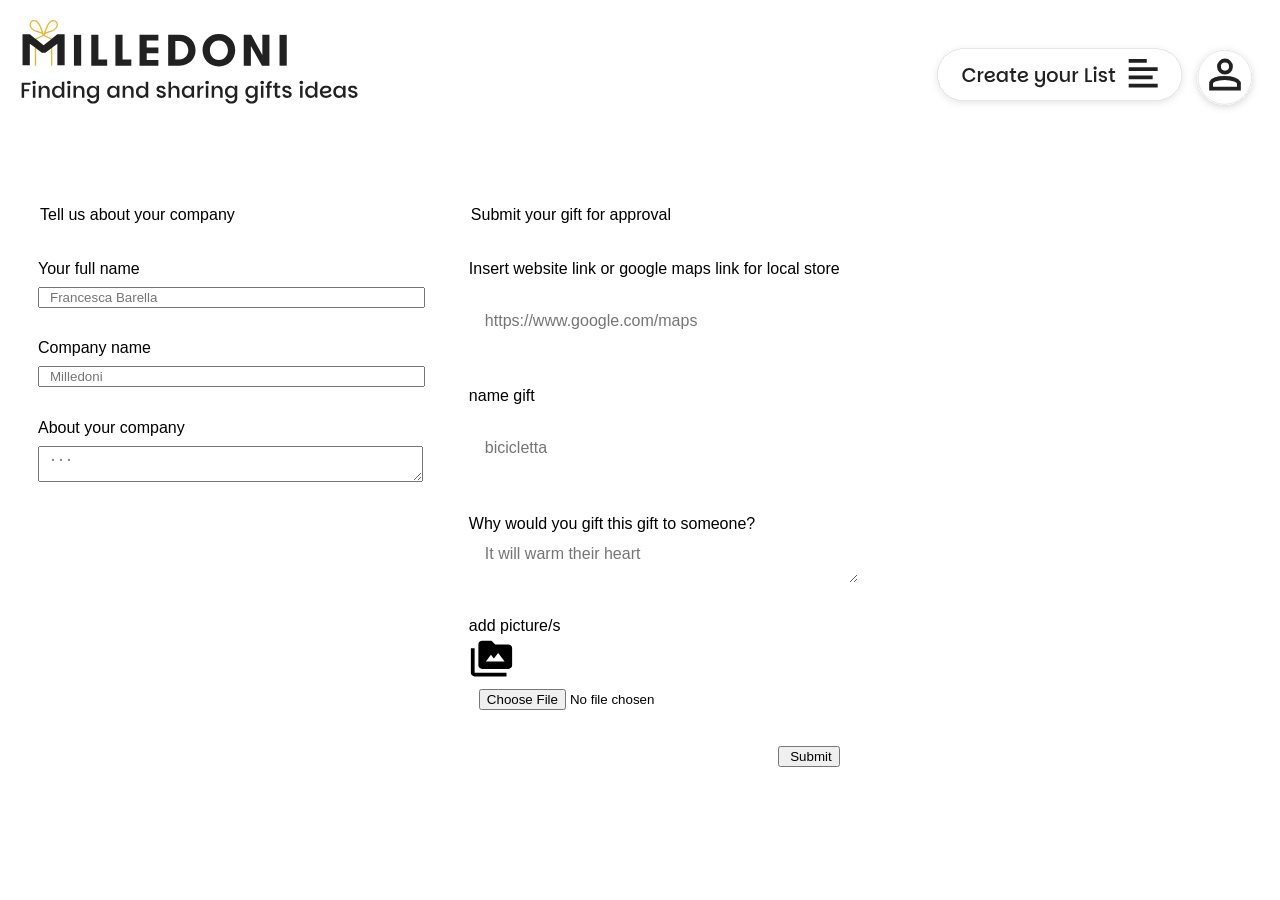
<file: contact.html>
<!DOCTYPE html>
<html lang="en">
<head>
    <meta charset="UTF-8">
    <meta name="viewport" content="width=device-width, initial-scale=1.0">
    <title>B2B Milledoni</title>
    <link rel="stylesheet" href="https://scar055.github.io/look-and-feel-styleguide/styleguide-milledoni.css">
    <link rel="stylesheet" href="styleB2B.css">
    <link rel="stylesheet" href="style.css">
</head>
<body>
    <header>
        <a class="logo-small" href="index.html"><img src="./assets/icons/logoSmall.svg" alt="Milledoni" width="55"></a>
        <a class="logo" href="index.html"><img src="./assets/icons/LogoBig.svg" alt="" width="400"></a>
        <div class="icons">
            <a class="create-your-list-small" href=""><img src="./assets/icons/listSmall.svg" alt="my list" width="70"></a>
            <a class="create-your-list" href=""><img src="./assets/icons/createYourListBig.svg" alt="my list" width="260"></a>
            <a class="profile" href="contact.html"><img src="./assets/icons/profileIcon.svg" alt="my profile" width="70"></a>
        </div>
    </header>
    
    <main class="contact-main">
        <form>
            <fieldset class="form-about-company">
                <legend>Tell us about your company</legend>
                <label class="form-label-text">
                    Your full name
                    <input type="text" class="input-label-text" placeholder="Francesca Barella" />
                </label>
                <label class="form-label-text">
                    Company name
                    <input type="text" class="input-label-text" placeholder="Milledoni" />
                </label>
                <label class="form-label-textarea">
                    About your company
                    <textarea class="label-textarea" placeholder="..."></textarea>
                </label>
            </fieldset>

            <fieldset class="form-submit-gift">
                <legend>Submit your gift for approval</legend>
                <label class="form-label-text">
                    Insert website link or google maps link for local store
                    <input type="text" class="input-label-text-large" placeholder="https://www.google.com/maps" />
                </label>
                <label class="form-label-text">
                    name gift
                    <input type="text" class="input-label-text-large" placeholder="bicicletta" />
                </label>
                <label class="form-label-textarea">
                    Why would you gift this gift to someone?
                    <textarea class="label-textarea-large" placeholder="It will warm their heart"></textarea>
                </label>
                <div class="form-picture-submit">
                <label class="file-picture">
                    add picture/s
                    <svg width="45" height="45" viewBox="0 0 45 45" xmlns="http://www.w3.org/2000/svg">
                    <path
                        d="M5.625 39.375C4.59375 39.375 3.71125 39.0081 2.9775 38.2744C2.24375 37.5406 1.87625 36.6575 1.875 35.625V11.25H5.625V35.625H37.5V39.375H5.625ZM13.125 31.875C12.0938 31.875 11.2112 31.5081 10.4775 30.7744C9.74375 30.0406 9.37625 29.1575 9.375 28.125V7.5C9.375 6.46875 9.7425 5.58625 10.4775 4.8525C11.2125 4.11875 12.095 3.75125 13.125 3.75H22.5L26.25 7.5H39.375C40.4062 7.5 41.2894 7.8675 42.0244 8.6025C42.7594 9.3375 43.1263 10.22 43.125 11.25V28.125C43.125 29.1562 42.7581 30.0394 42.0244 30.7744C41.2906 31.5094 40.4075 31.8762 39.375 31.875H13.125ZM16.875 24.375H35.625L29.1562 15.9375L24.8438 21.5625L21.9375 17.8125L16.875 24.375Z" />
                    </svg>
                    <input id="file-input" type="file" accept="image/*">
                </label>
                <label>
                    <input type="submit" value="Submit" class="submit-button" />
                </label>
                </div>
            </fieldset>
        </form>
    </main>
    
</body>
</html>
</file>
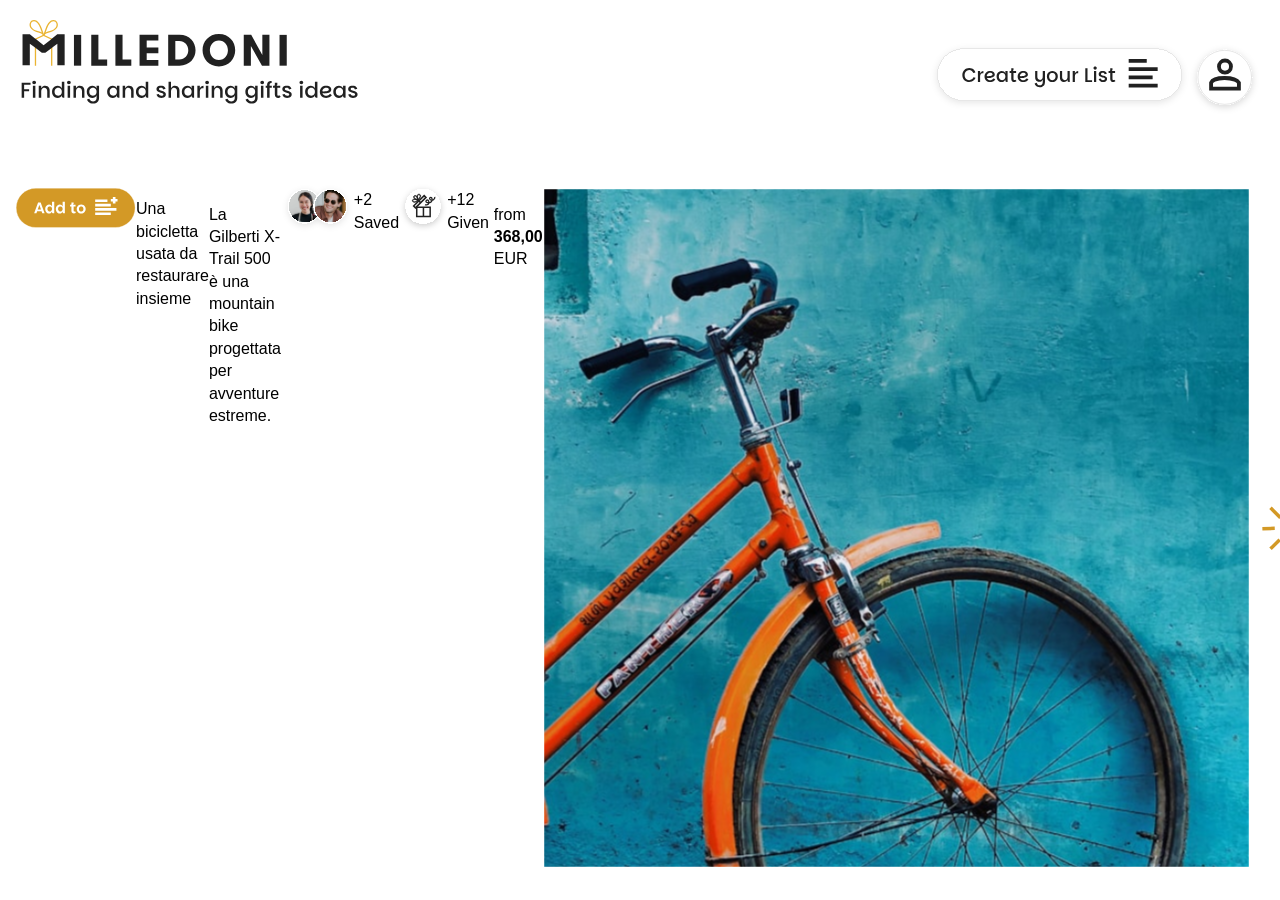
<file: product.html>
<!DOCTYPE html>
<html lang="en">
<head>
    <meta charset="UTF-8">
    <meta name="viewport" content="width=device-width, initial-scale=1.0">
    <title>Product pagina</title>
    <link rel="stylesheet" href="product.css">
    <link rel="stylesheet" href="style.css">
    <link rel="stylesheet" href="https://scar055.github.io/look-and-feel-styleguide/styleguide-milledoni.css">
</head>
<body>
    <header>
        <a class="logo-small" href="index.html"><img src="./assets/icons/logoSmall.svg" alt="Milledoni" width="55"></a>
        <a class="logo" href="index.html"><img src="./assets/icons/LogoBig.svg" alt="" width="400"></a>
        <div class="icons">
            <a class="create-your-list-small" href=""><img src="./assets/icons/listSmall.svg" alt="my list" width="70"></a>
            <a class="create-your-list" href=""><img src="./assets/icons/createYourListBig.svg" alt="my list" width="260"></a>
            <a class="profile" href="contact.html"><img src="./assets/icons/profileIcon.svg" alt="my profile" width="70"></a>
        </div>
    </header>
    
    <main class="main-prdct">
        <a class="add-to-list-prdct" href=""><img src="assets/icons/addToListPrdct.svg" alt="add to list" height="40"></a>

        <h1>Una bicicletta usata da restaurare insieme</h1>
        <p>La Gilberti X-Trail 500 è una mountain bike progettata per avventure estreme.</p>

        <div class="article-statistics-prdct">
            <a><img src="assets/icons/saved icons.svg" alt="saved"></a>
            <span>+2 Saved</span>
            <a><img src="assets/icons/givenIcon.svg" alt="given"></a>
            <span>+12 Given</span>
        </div>

        <p>from <span>368,00</span> EUR</p>

        <img class="product-img-bici" src="assets/icons/una bicicletta.svg" alt="Una bicicletta">

        <div class="product-shop-online">
            <img src="assets/icons/shopOnline.svg" alt="Shop Online">
            <p><span>SHOP ONLINE </span>A few clicks away</p>
        </div>
            <ul>
                <li>
                    <a href="">Decathlon - 350,99</a>
                </li>
                <li>
                    <a href="">Cisalfa - 356,99</a>
                </li>
                <li>
                    <a href="">Sportmax - 367,89</a>
                </li>
            </ul>           
        

        <h2 class="h2">Find it near you</h2>
        <iframe src="https://www.google.com/maps/embed?pb=!1m18!1m12!1m3!1d4873.239243506681!2d4.9054064764318275!3d52.35918384812371!2m3!1f0!2f0!3f0!3m2!1i1024!2i768!4f13.1!3m3!1m2!1s0x47c6099a6912b383%3A0x2222cf2de2b26486!2sHvA%20TTH!5e0!3m2!1snl!2snl!4v1764081340107!5m2!1snl!2snl" width="600" height="450" style="border:0;" allowfullscreen="" loading="lazy" referrerpolicy="no-referrer-when-downgrade"></iframe>


    </main>
</body>
</html>
</file>
<file: style.css>
html, body{
    width: 100%;
    max-width: 100%;
}

body {
    margin: 0;
    line-height: 1.4;
    font-family: "Parkinsans", sans-serif;
}

/* Alles header-----------------------------------*/
header{
    display: flex;
    justify-content: space-between;
    margin-bottom: -20px;
    align-items: center;

    @media (min-width: 768px) {
        margin-bottom: 0px;
    }   

    @media (min-width: 1024px) {
        margin-bottom: 3rem;
    } 

    .logo{
        display: none;

        @media (min-width: 768px) {
            display: block;
            padding: 20px;
            margin-bottom: -20px;
        }
    }

    .logo-small{
        display: flex;
        padding: 20px;

        @media (min-width: 768px) {
            display: none;
        }
    }

    .create-your-list{
        display: none;

        @media (min-width: 1024px) {
            display: block;
        }
    }

    .create-your-list-small{
        display: flex;

        @media (min-width: 1024px) {
            display: none;
        }
    }

    .profile{
        display: flex;
    }

    .icons{
        display: flex;
        padding: 20px 20px 0 20px;
        align-content: center;
    }
}
/* ----------------------------------------- */
/* main-------------------------------------- */
main{
    background-color: var(--secondary-background-color);
    position: relative;
    margin-top: 3em;
    padding-bottom: 1rem;

    @media(min-width:1024px){
        margin-top: 1em;
        display: flex;
        
    }

    h2{
        text-align: center;
        font-size: var(--font-size-text);
        background-color: var(--primary-background-color);
        font-weight: var(--font-weight-text);
        width: 97%;

    }
}

.main-section-search{
    display: none;

    @media(min-width:1024px){
        display: flex;
        flex-direction: column;
        width: 21rem;
        margin-inline-start: 1rem;
        flex: 3;
        position: sticky;
        bottom: 0;
        align-self: end;
        align-items: center;


        h1{
            width: 65%;
            font-weight: 500;
            text-wrap-style: pretty;
            align-content: end;

            span{
                color: var(--primary-color);
            }
        }

        .users img{
            width: 21rem;
        }

        /* dit is de chat bar */
        .secondary-search-bg{
            padding: 0;
            width: 18rem;
            margin-bottom: 1rem;

            .secondary-search-input{
                width: 100%;
            }

            .ai-button-primary{
                left: .2rem;
            }

            .ai-button-secondary{
                position: absolute;
                right: auto;
                left: 15rem;
                width: auto
            }
        }

        .main-search-popover{
            width: 21rem;
            border: none;
            position: sticky;
            bottom: 0;
            align-self: end;
            align-items: center;
        }

    }
}

/* ai button -------------------------------*/
.ai-button{
    position:fixed;
    right: 10px;
    bottom: 10px;
    z-index:10;
    width:8em;
    aspect-ratio:1;
    border-radius:50%;

    appearance: none;
    border:none;

    background-image: 
        radial-gradient(
            closest-side circle,
            white calc(100% - .225em),
            transparent 0
        ),
        conic-gradient(
            red,
            orange,
            gold,
            yellowgreen,
            dodgerblue,
            purple,
            red
        );

    font-size:1em;
    color: var(--primary-color);
    box-shadow: 0 0 20px var(--secondary-color);
    cursor:pointer;
    font-weight: bold;

    @media(min-width: 1024px){
        display: none;
    }

}


/* ----------------------------------------- */

.tie{
    position: absolute;
    top: -49px;
    left: 50%;
    transform: translateX(-50%);

    @media (min-width: 768px) {
        position: absolute;
        top: -72px;
        left: 50%;
        transform: translateX(-50%);
    }

    @media (min-width: 1024px) {
        left: 67%;
    }
}

.tie svg{
    height: 50px;

    @media (min-width: 768px) {
        height: 100%;
    }
}

/*filter-----------------------------------------*/
.filtra {
  background-color: var(--primary-background-color);
  color: var(--secondary-color);
  font-size: 24px;
  border: none;
  cursor: pointer;
  margin-left: 20px;
  padding: 10px;
}

.filtra-content {
  display: none;
  position: absolute;
  background-color: var(--user-chat-background-color);
  min-width: 160px;
  box-shadow: 0px 8px 16px 0px rgba(0,0,0,0.2);
  z-index: 1;
  list-style: none;
}

/* ---------------------------------------------------------------------------------- */

.top-grid{
    display: flex;
    justify-content: space-between;
    margin-bottom: -20px;
    align-items: center;
}

.users{
    display: none;

    @media (min-width: 768px) {
        display: block;
        height: 75px;
    }
}

.background-grid{
    display: grid;
    background-color: var(--primary-background-color);
    grid-template-rows: repeat(1fr);
    justify-content: center;
    border-top: 5px solid var(--primary-color);

    @media(min-width:1024px){
        width: 42rem;
        flex: 6;
    }

}

.uncle{
    color: var(--primary-color);
}


/* product -------------------------------------- */
.product-grid{
    display: grid;
    grid-template-columns: 1fr;
    gap: 10px;
    margin-inline: 10px;
    justify-items: center;
    background-color: var(--primary-background-color);
    padding-bottom: 1em;
    padding-top: 1em;

    @media (min-width: 425px) {
    grid-template-columns: repeat(2, 1fr);
    }   

    @media (min-width: 768px) {
    grid-template-columns: repeat(3, 1fr);
    }

    @media (min-width: 1024px) {
    grid-template-columns: repeat(3, 1fr);
    }
    
    @media (min-width: 1440px) {
    grid-template-columns: repeat(4, 1fr);
    }

    @media (min-width: 1770px) {
    grid-template-columns: repeat(5, 1fr);
    }

}

.product-link-overlay{
    position: absolute;
    inset: 0;
}


/* Alles van de footer */
footer{
    background-color: var(--secondary-color);

    form{
        background-color: var(--primary-color);
        color: var(--secondary-background-color);
        justify-content: space-between;   
        text-align: center; 
        padding: 0.3rem 5% .3rem 5%;

        p:first-of-type{
            font-weight: var(--font-weight-heading);
            margin-top: 10px;
        }

        p{
            margin: auto;
        }

        @media(min-width:768px){
            display: flex;

            .footer-email-text{
                text-align: start;
                
            }

            .footer-form-email{
                width: 20rem;
            }

        }
        @media(min-width:1024px){
            .footer-form-email{
                width: 30rem;
            }
        }
        @media(min-width:1440px){
            .footer-form-email{
                width: 40rem;
            }
        }

    
    }

}

.footer-middle {
    display: grid;
    color: var(--secondary-background-color);

    @media (max-width: 1023px) {
        display: none;
    }

    @media (min-width: 1024px) {
        display: grid;
        grid-template-columns: 1fr 1fr 1fr 1fr 3fr;
    }
}

.contact-us{
    Display:flex;
    flex-direction: column;
}

.location{
    display: flex;
}

.email{
    display: flex;
}

  .button {
    border-radius: 50%;
    aspect-ratio: 1;
    border: none;
    fill: var(--secondary-background);
    background-color: var(--secondary-color);

    @media (prefers-reduced-motion: no-preference) {
      transition: 0.2s ease-out;
    }

    &:hover {
      background-color: var(--primary-background);
      fill: var(--secondary-color);
    }

    &:focus-visible {
      outline: var(--primary-color) 3px solid;
    }

    &:active {
      background-color: var(--primary-color);
      fill: var(--secondary-color);
    }
  }

.footer-middle-phone{
    display: grid;
    color: var(--secondary-background-color);
    gap: 10px;
    margin-left: 8px;
    /* grid-template-columns: 1fr 1fr; */

    @media (min-width: 1024px) {
        display: none;
    }
}

footer ul{
    list-style-type: none;
}

footer li{
    margin-block-start: 0.5em;
}

.logo-footer{
    margin-left: 8px;
}

footer a{
    color: var(--secondary-background-color);
    text-decoration: none;
}


.footer-bottom, .footer-bottom a{
    display: flex;
    color: var(--secondary-text-color);
    justify-content: space-evenly;
}

.contact-us li{
    display: flex;
    align-items: center;
    gap: 10px;
    margin-block-start: -1em;
}
</file>
<file: styleB2B.css>
body{
    background-color: var(--primary-background-color);
}

.contact-main{
    background-color: var(--primary-background-color);
}

form {
  margin-inline: 1.5em;
  
  @media (min-width: 800px) {
    display: grid;
    grid-template-columns: 1fr 1fr;
    gap: 1em;
  }
  .submit-button {
    width: fit-content;
    margin-block-end: 1em;
  }

    .input-label-text-large {
        appearance: none;
        border-radius: 6px;
        border: 1px solid var(--secondary-text-color);
        color: var(--secondary-text-color);
        width: 100%
        max-width: 50ch;
        height: 63px;
        font-family: "parkinsans", sans-serif;
        font-size: 1em;
        padding-left: 1em;
    }

    .label-textarea-large {
        appearance: none;
        border-radius: 6px;
        border: 1px solid var(--secondary-text-color);
        color: var(--secondary-text-color);
        font-family: "parkinsans", sans-serif;
        font-size: 1em;
        padding-left: 1em;
    }
}

fieldset {
  display: flex;
  flex-direction: column;
  background-color: var(--secondary-background-color);
  border: none;
  border-radius: 10px;
  margin-block-end: 1em;
  padding-block-start: 1em;

  legend {
    float: left;
    font-size: var(--font-size-subject);
    margin-block-end: 2em;
  }

  label {
    padding-inline-end: 1em;
    margin-block-end: 1em;
    display: flex;
    flex-direction: column;
  }

  input {
    margin-block-start: 0.5em;
    margin-block-end: 1em;
    max-width: 50ch;
    width: 100%;
    padding-left: 0;
    padding-inline-start: 10px;
  }

  textarea {
    margin-block-start: 0.5em;
    margin-block-end: 1em;
    max-width: 50ch;
    width: 100%;
    padding-left: 0;
    padding-inline-start: 10px;
  }
}

input[type="submit"] {
  align-self: flex-end;
}
</file>
<file: product.css>
body{
    background-color: var(--primary-background-color);
}
.main-prdct{
    padding: 0 1rem 0 1rem;
    background-color: var(--primary-background-color);

    h1{
        font-weight: 500;
        font-size: var(--font-size-subject);
        text-wrap-style: pretty;
    }
    p{
        text-wrap-style: pretty;

        span{
            font-weight: 600;
        }
    }

    .article-statistics-prdct{
        display: flex;
        align-items:center ;
        border: 1px solid var(--user-chat-background-color);
        border-radius: 10rem;
        background-color: var(--secondary-background-color);
        height: 3rem;
        width: fit-content;
        padding-right: 0.3rem;

        img{
            height: 3rem;
        }
    }

    .product-img-bici{
        width: 100%;
    }

    .product-shop-online{
        display: flex;
        justify-content:center ;
        align-items: center;
        background-color: var(--secondary-background-color);
        border-radius: 1.5rem 1.5rem 0 0;
    }
    li{
        background-color: var(--secondary-background-color);
        color: var(--user-chat-background-color);
        margin: .5rem 0 .5rem 0;
        height: 2.5rem;
        width: auto;
        list-style: none;
        text-decoration: none;
    }

    li:last-child{
            border-radius: 0 0 1.5rem 1.5rem;
        }

    ul{
        padding: 0;
    }

    .h2{
        font-size: var(--font-size-subject);
        font-weight: var(--font-weight-text);
        text-align: start;
    }
    iframe{
        width: 100%;
        height: 100%;
        border: 1px solid var(--secondary-background-color);
        border-radius: 1.5rem;
    }
    
}
</file>
